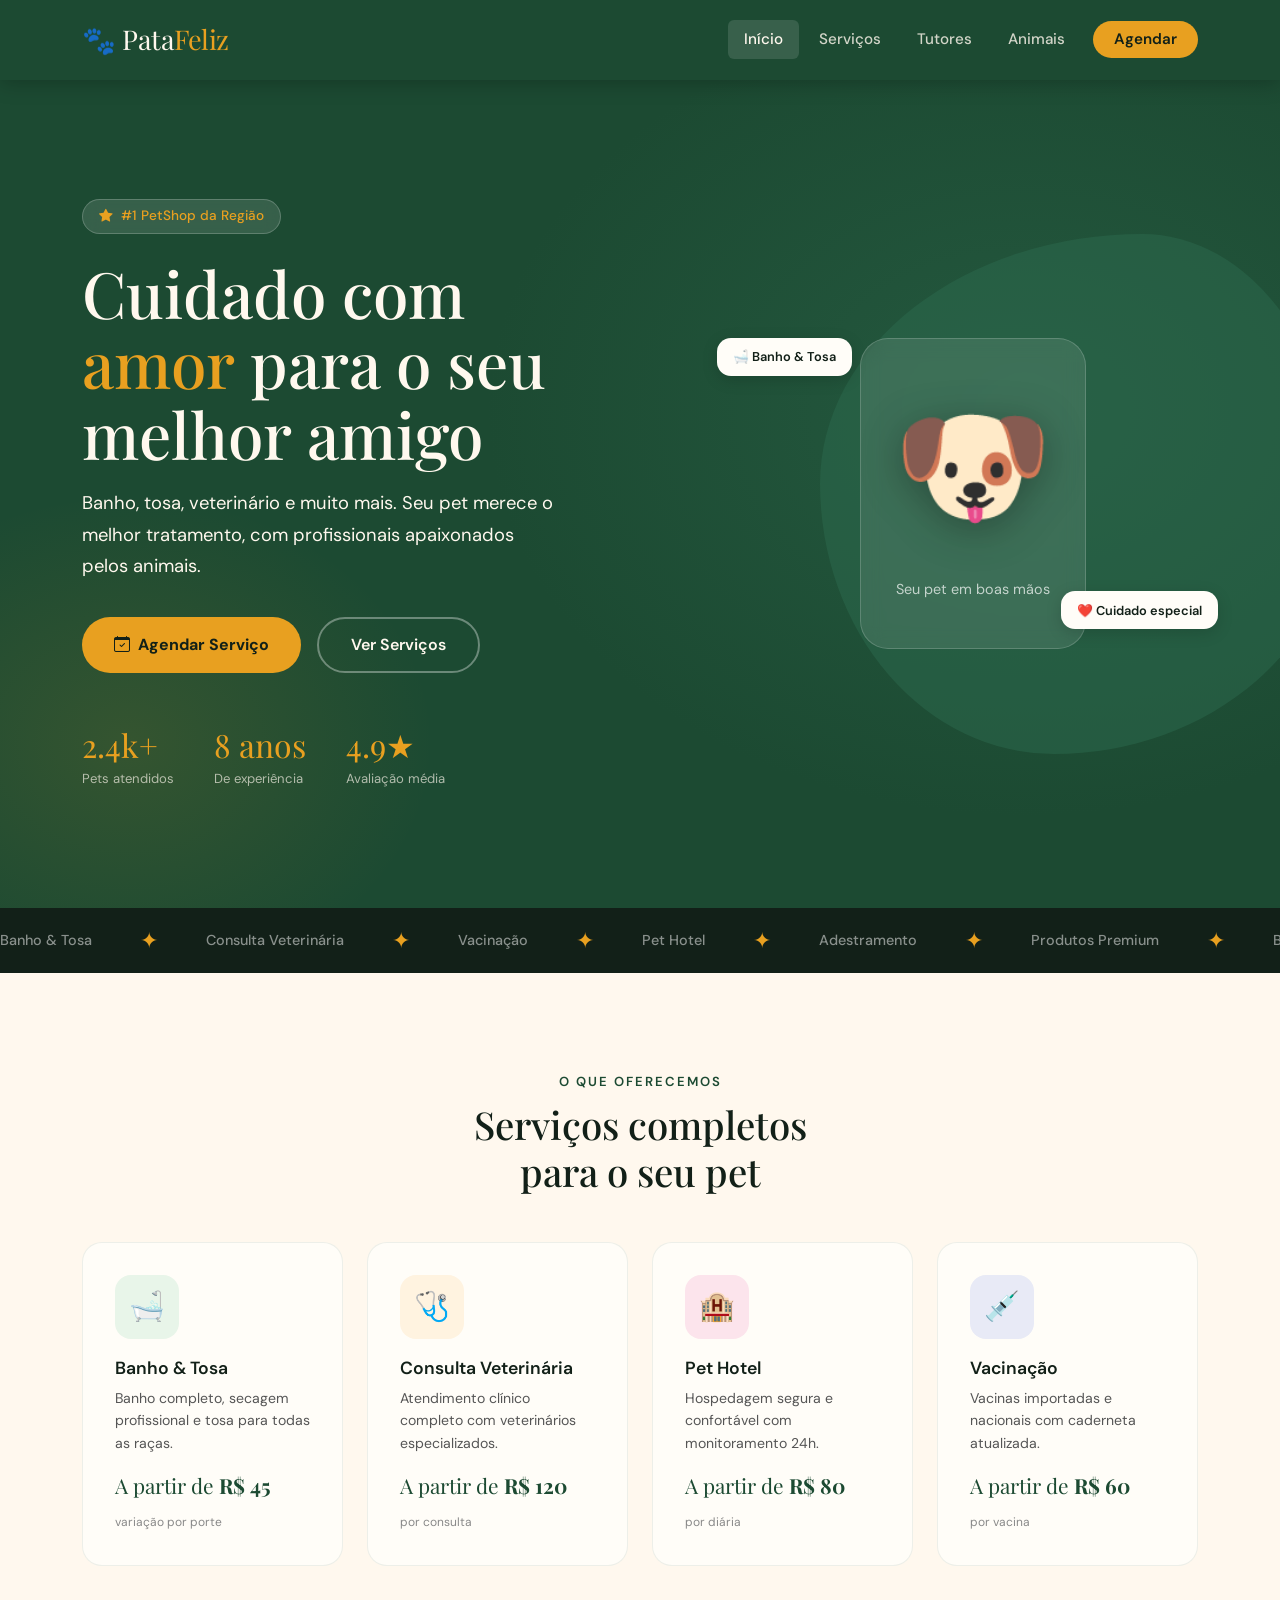
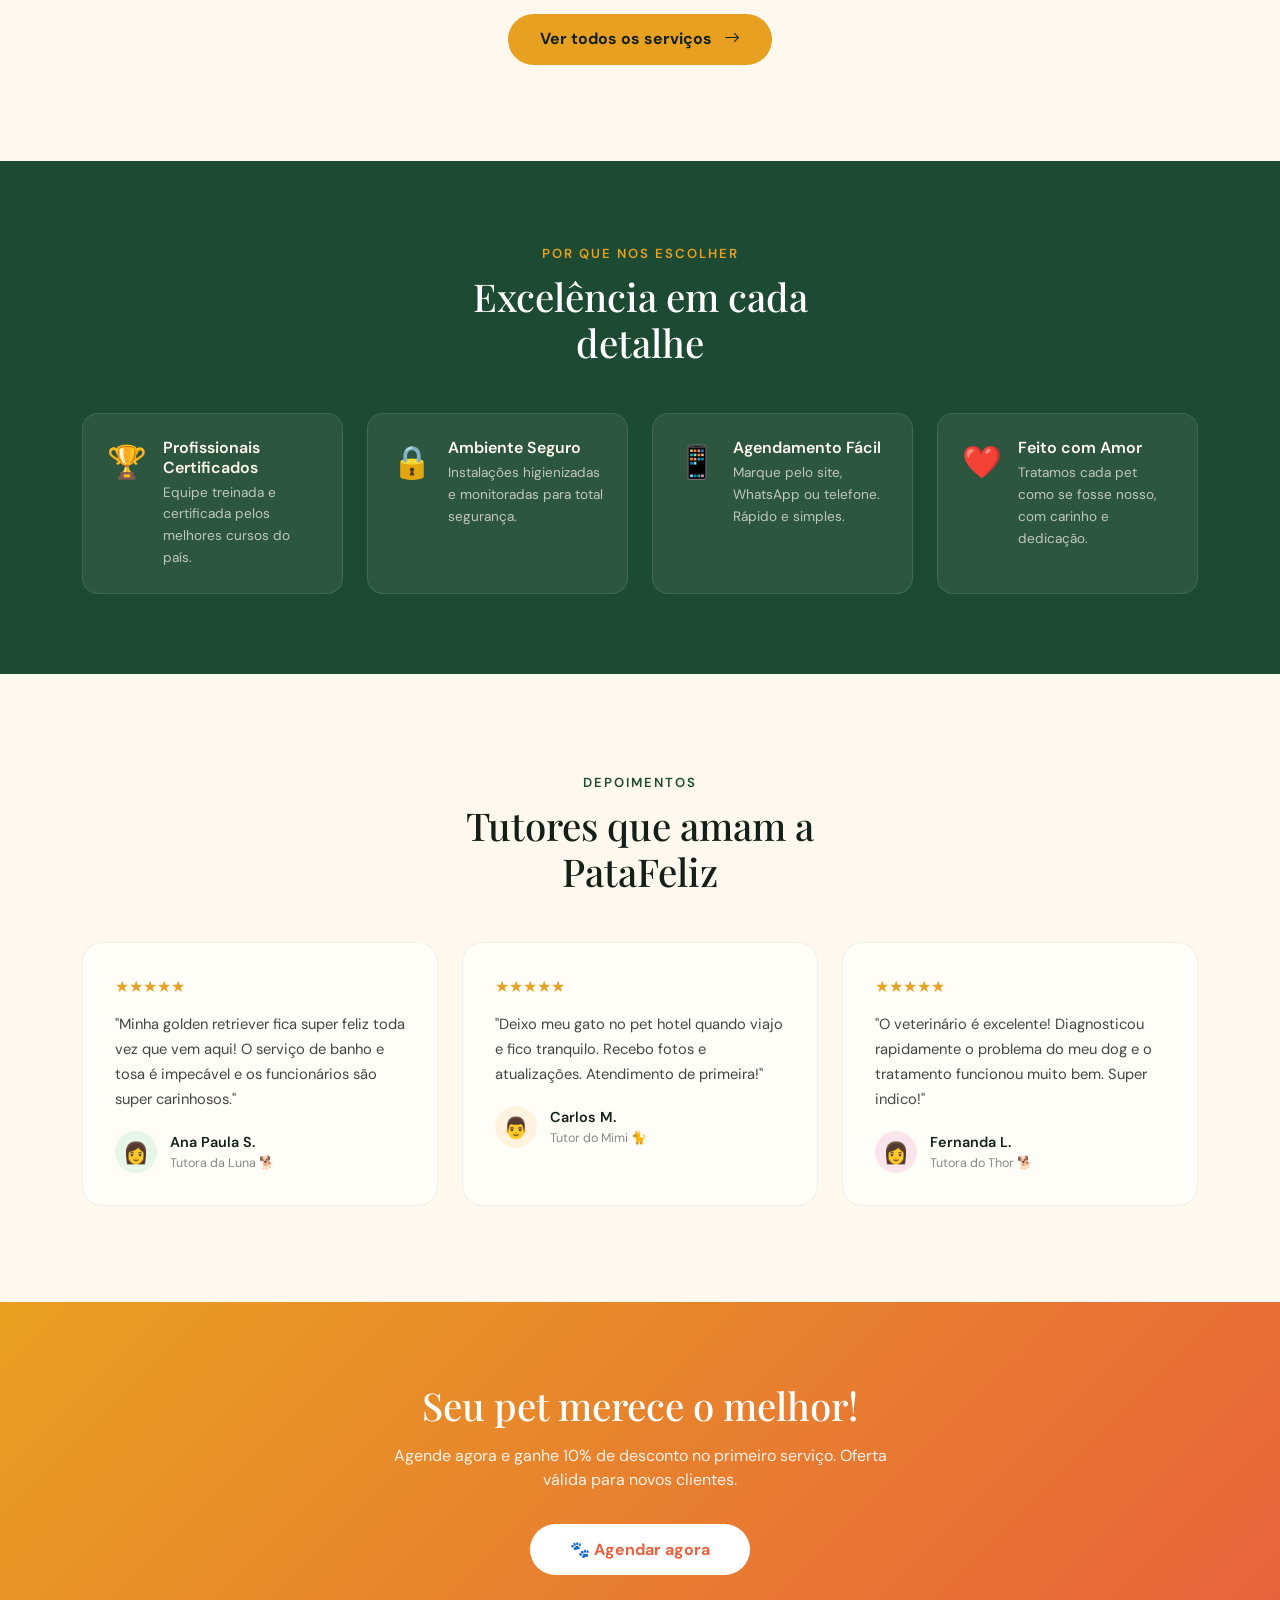
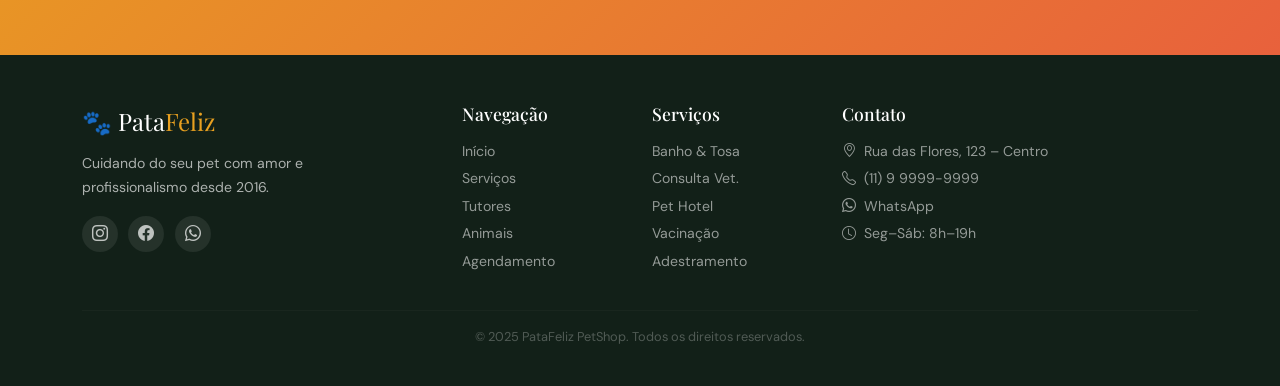
<file: client/pages/index.html>
<!DOCTYPE html>
<html lang="pt-BR">
<head>
  <meta charset="UTF-8" />
  <meta name="viewport" content="width=device-width, initial-scale=1.0"/>
  <title>PataFeliz PetShop</title>
  <link href="https://cdn.jsdelivr.net/npm/bootstrap@5.3.2/dist/css/bootstrap.min.css" rel="stylesheet"/>
  <link href="https://fonts.googleapis.com/css2?family=Playfair+Display:wght@600;700;900&family=DM+Sans:wght@300;400;500;600&display=swap" rel="stylesheet"/>
  <link href="https://cdn.jsdelivr.net/npm/bootstrap-icons@1.11.3/font/bootstrap-icons.min.css" rel="stylesheet"/>
  <link rel="stylesheet" href="../assets/css/index.css">
</head>
<body>

<!-- NAVBAR -->
<nav class="navbar navbar-expand-lg">
  <div class="container">
    <a class="navbar-brand" href="">🐾 Pata<span>Feliz</span></a>
    <button class="navbar-toggler" type="button" data-bs-toggle="collapse" data-bs-target="#navMenu">
      <i class="bi bi-list text-white fs-3"></i>
    </button>
    <div class="collapse navbar-collapse" id="navMenu">
      <ul class="navbar-nav ms-auto align-items-lg-center gap-1">
        <li class="nav-item"><a class="nav-link active" href="">Início</a></li>
        <li class="nav-item"><a class="nav-link" href="servicos">Serviços</a></li>
        <li class="nav-item"><a class="nav-link" href="tutores">Tutores</a></li>
        <li class="nav-item"><a class="nav-link" href="animais">Animais</a></li>
        <li class="nav-item ms-lg-2"><a class="nav-link btn-nav-cta" href="agendamento">Agendar</a></li>
      </ul>
    </div>
  </div>
</nav>

<!-- HERO -->
<section class="hero">
  <div class="hero-blob"></div>
  <i class="bi bi-paw-fill hero-paw p1"></i>
  <i class="bi bi-paw hero-paw p2"></i>
  <div class="container">
    <div class="row align-items-center gy-5">
      <div class="col-lg-6">
        <div class="hero-content">
          <div class="hero-badge"><i class="bi bi-star-fill"></i> #1 PetShop da Região</div>
          <h1 class="hero-title">Cuidado com <em>amor</em> para o seu melhor amigo</h1>
          <p class="hero-sub">Banho, tosa, veterinário e muito mais. Seu pet merece o melhor tratamento, com profissionais apaixonados pelos animais.</p>
          <div class="hero-actions">
            <a href="agendamento" class="btn-primary-hero"><i class="bi bi-calendar-check"></i> Agendar Serviço</a>
            <a href="servicos" class="btn-outline-hero">Ver Serviços</a>
          </div>
          <div class="hero-stats">
            <div class="stat-item">
              <div class="stat-num">2.4k+</div>
              <div class="stat-label">Pets atendidos</div>
            </div>
            <div class="stat-item">
              <div class="stat-num">8 anos</div>
              <div class="stat-label">De experiência</div>
            </div>
            <div class="stat-item">
              <div class="stat-num">4.9★</div>
              <div class="stat-label">Avaliação média</div>
            </div>
          </div>
        </div>
      </div>
      <div class="col-lg-5 offset-lg-1">
        <div class="hero-img-wrap">
          <div class="hero-img-card">
            <div class="hero-pet-icon">🐶</div>
            <p style="color:rgba(255,255,255,.7); margin-top:1rem; font-size:.9rem;">Seu pet em boas mãos</p>
          </div>
          <div class="floating-tag tag1">🛁 Banho & Tosa</div>
          <div class="floating-tag tag2">❤️ Cuidado especial</div>
        </div>
      </div>
    </div>
  </div>
</section>

<!-- STRIP -->
<div class="services-strip">
  <div class="strip-track">
    <span class="strip-item">Banho & Tosa</span><span class="strip-dot">✦</span>
    <span class="strip-item">Consulta Veterinária</span><span class="strip-dot">✦</span>
    <span class="strip-item">Vacinação</span><span class="strip-dot">✦</span>
    <span class="strip-item">Pet Hotel</span><span class="strip-dot">✦</span>
    <span class="strip-item">Adestramento</span><span class="strip-dot">✦</span>
    <span class="strip-item">Produtos Premium</span><span class="strip-dot">✦</span>
    <span class="strip-item">Banho & Tosa</span><span class="strip-dot">✦</span>
    <span class="strip-item">Consulta Veterinária</span><span class="strip-dot">✦</span>
    <span class="strip-item">Vacinação</span><span class="strip-dot">✦</span>
    <span class="strip-item">Pet Hotel</span><span class="strip-dot">✦</span>
    <span class="strip-item">Adestramento</span><span class="strip-dot">✦</span>
    <span class="strip-item">Produtos Premium</span><span class="strip-dot">✦</span>
  </div>
</div>

<!-- SERVICES -->
<section class="section-services">
  <div class="container">
    <div class="text-center mb-5">
      <span class="sec-label">O que oferecemos</span>
      <h2 class="sec-title">Serviços completos<br>para o seu pet</h2>
    </div>
    <div class="row g-4">
      <div class="col-md-6 col-lg-3">
        <a href="agendamento" class="service-card">
          <div class="service-icon" style="background:#E8F5E9">🛁</div>
          <h5>Banho & Tosa</h5>
          <p>Banho completo, secagem profissional e tosa para todas as raças.</p>
          <div class="service-price">A partir de <strong>R$ 45</strong><br><small>variação por porte</small></div>
        </a>
      </div>
      <div class="col-md-6 col-lg-3">
        <a href="agendamento" class="service-card">
          <div class="service-icon" style="background:#FFF3E0">🩺</div>
          <h5>Consulta Veterinária</h5>
          <p>Atendimento clínico completo com veterinários especializados.</p>
          <div class="service-price">A partir de <strong>R$ 120</strong><br><small>por consulta</small></div>
        </a>
      </div>
      <div class="col-md-6 col-lg-3">
        <a href="agendamento" class="service-card">
          <div class="service-icon" style="background:#FCE4EC">🏨</div>
          <h5>Pet Hotel</h5>
          <p>Hospedagem segura e confortável com monitoramento 24h.</p>
          <div class="service-price">A partir de <strong>R$ 80</strong><br><small>por diária</small></div>
        </a>
      </div>
      <div class="col-md-6 col-lg-3">
        <a href="agendamento" class="service-card">
          <div class="service-icon" style="background:#E8EAF6">💉</div>
          <h5>Vacinação</h5>
          <p>Vacinas importadas e nacionais com caderneta atualizada.</p>
          <div class="service-price">A partir de <strong>R$ 60</strong><br><small>por vacina</small></div>
        </a>
      </div>
    </div>
    <div class="text-center mt-5">
      <a href="servicos" class="btn-primary-hero" style="display:inline-flex">Ver todos os serviços <i class="bi bi-arrow-right ms-1"></i></a>
    </div>
  </div>
</section>

<!-- WHY US -->
<section class="section-why">
  <div class="container">
    <div class="text-center mb-5">
      <span class="sec-label" style="color:var(--amber)">Por que nos escolher</span>
      <h2 class="sec-title" style="color:white">Excelência em cada<br>detalhe</h2>
    </div>
    <div class="row g-4">
      <div class="col-md-6 col-lg-3">
        <div class="why-card">
          <div class="why-icon">🏆</div>
          <div>
            <h5>Profissionais Certificados</h5>
            <p>Equipe treinada e certificada pelos melhores cursos do país.</p>
          </div>
        </div>
      </div>
      <div class="col-md-6 col-lg-3">
        <div class="why-card">
          <div class="why-icon">🔒</div>
          <div>
            <h5>Ambiente Seguro</h5>
            <p>Instalações higienizadas e monitoradas para total segurança.</p>
          </div>
        </div>
      </div>
      <div class="col-md-6 col-lg-3">
        <div class="why-card">
          <div class="why-icon">📱</div>
          <div>
            <h5>Agendamento Fácil</h5>
            <p>Marque pelo site, WhatsApp ou telefone. Rápido e simples.</p>
          </div>
        </div>
      </div>
      <div class="col-md-6 col-lg-3">
        <div class="why-card">
          <div class="why-icon">❤️</div>
          <div>
            <h5>Feito com Amor</h5>
            <p>Tratamos cada pet como se fosse nosso, com carinho e dedicação.</p>
          </div>
        </div>
      </div>
    </div>
  </div>
</section>

<!-- TESTIMONIALS -->
<section class="section-testi">
  <div class="container">
    <div class="text-center mb-5">
      <span class="sec-label">Depoimentos</span>
      <h2 class="sec-title">Tutores que amam a<br>PataFeliz</h2>
    </div>
    <div class="row g-4">
      <div class="col-md-4">
        <div class="testi-card">
          <div class="testi-stars">★★★★★</div>
          <p class="testi-text">"Minha golden retriever fica super feliz toda vez que vem aqui! O serviço de banho e tosa é impecável e os funcionários são super carinhosos."</p>
          <div class="testi-author">
            <div class="avatar" style="background:#E8F5E9">👩</div>
            <div><div class="testi-name">Ana Paula S.</div><div class="testi-pet">Tutora da Luna 🐕</div></div>
          </div>
        </div>
      </div>
      <div class="col-md-4">
        <div class="testi-card">
          <div class="testi-stars">★★★★★</div>
          <p class="testi-text">"Deixo meu gato no pet hotel quando viajo e fico tranquilo. Recebo fotos e atualizações. Atendimento de primeira!"</p>
          <div class="testi-author">
            <div class="avatar" style="background:#FFF3E0">👨</div>
            <div><div class="testi-name">Carlos M.</div><div class="testi-pet">Tutor do Mimi 🐈</div></div>
          </div>
        </div>
      </div>
      <div class="col-md-4">
        <div class="testi-card">
          <div class="testi-stars">★★★★★</div>
          <p class="testi-text">"O veterinário é excelente! Diagnosticou rapidamente o problema do meu dog e o tratamento funcionou muito bem. Super indico!"</p>
          <div class="testi-author">
            <div class="avatar" style="background:#FCE4EC">👩</div>
            <div><div class="testi-name">Fernanda L.</div><div class="testi-pet">Tutora do Thor 🐕</div></div>
          </div>
        </div>
      </div>
    </div>
  </div>
</section>

<!-- CTA -->
<section class="section-cta">
  <div class="container">
    <h2 class="sec-title">Seu pet merece o melhor!</h2>
    <p>Agende agora e ganhe 10% de desconto no primeiro serviço. Oferta válida para novos clientes.</p>
    <a href="agendamento" class="btn-cta-white">🐾 Agendar agora</a>
  </div>
</section>

<!-- FOOTER -->
<footer>
  <div class="container">
    <div class="row gy-4">
      <div class="col-lg-4">
        <div class="footer-brand">🐾 Pata<span>Feliz</span></div>
        <p style="font-size:.88rem; margin-top:.8rem; max-width:280px; line-height:1.7">Cuidando do seu pet com amor e profissionalismo desde 2016.</p>
        <div class="mt-3">
          <a href="#" class="social-btn"><i class="bi bi-instagram"></i></a>
          <a href="#" class="social-btn"><i class="bi bi-facebook"></i></a>
          <a href="#" class="social-btn"><i class="bi bi-whatsapp"></i></a>
        </div>
      </div>
      <div class="col-6 col-lg-2">
        <h6>Navegação</h6>
        <a href="/">Início</a>
        <a href="servicos">Serviços</a>
        <a href="tutores">Tutores</a>
        <a href="animais">Animais</a>
        <a href="agendamento">Agendamento</a>
      </div>
      <div class="col-6 col-lg-2">
        <h6>Serviços</h6>
        <a href="#">Banho & Tosa</a>
        <a href="#">Consulta Vet.</a>
        <a href="#">Pet Hotel</a>
        <a href="#">Vacinação</a>
        <a href="#">Adestramento</a>
      </div>
      <div class="col-lg-3">
        <h6>Contato</h6>
        <a href="#"><i class="bi bi-geo-alt me-1"></i> Rua das Flores, 123 – Centro</a>
        <a href="#"><i class="bi bi-telephone me-1"></i> (11) 9 9999-9999</a>
        <a href="#"><i class="bi bi-whatsapp me-1"></i> WhatsApp</a>
        <a href="#"><i class="bi bi-clock me-1"></i> Seg–Sáb: 8h–19h</a>
      </div>
    </div>
    <hr class="footer-divider">
    <p class="footer-copy text-center">© 2025 PataFeliz PetShop. Todos os direitos reservados.</p>
  </div>
</footer>

<script src="https://cdn.jsdelivr.net/npm/bootstrap@5.3.2/dist/js/bootstrap.bundle.min.js"></script>
</body>
</html>
</file>
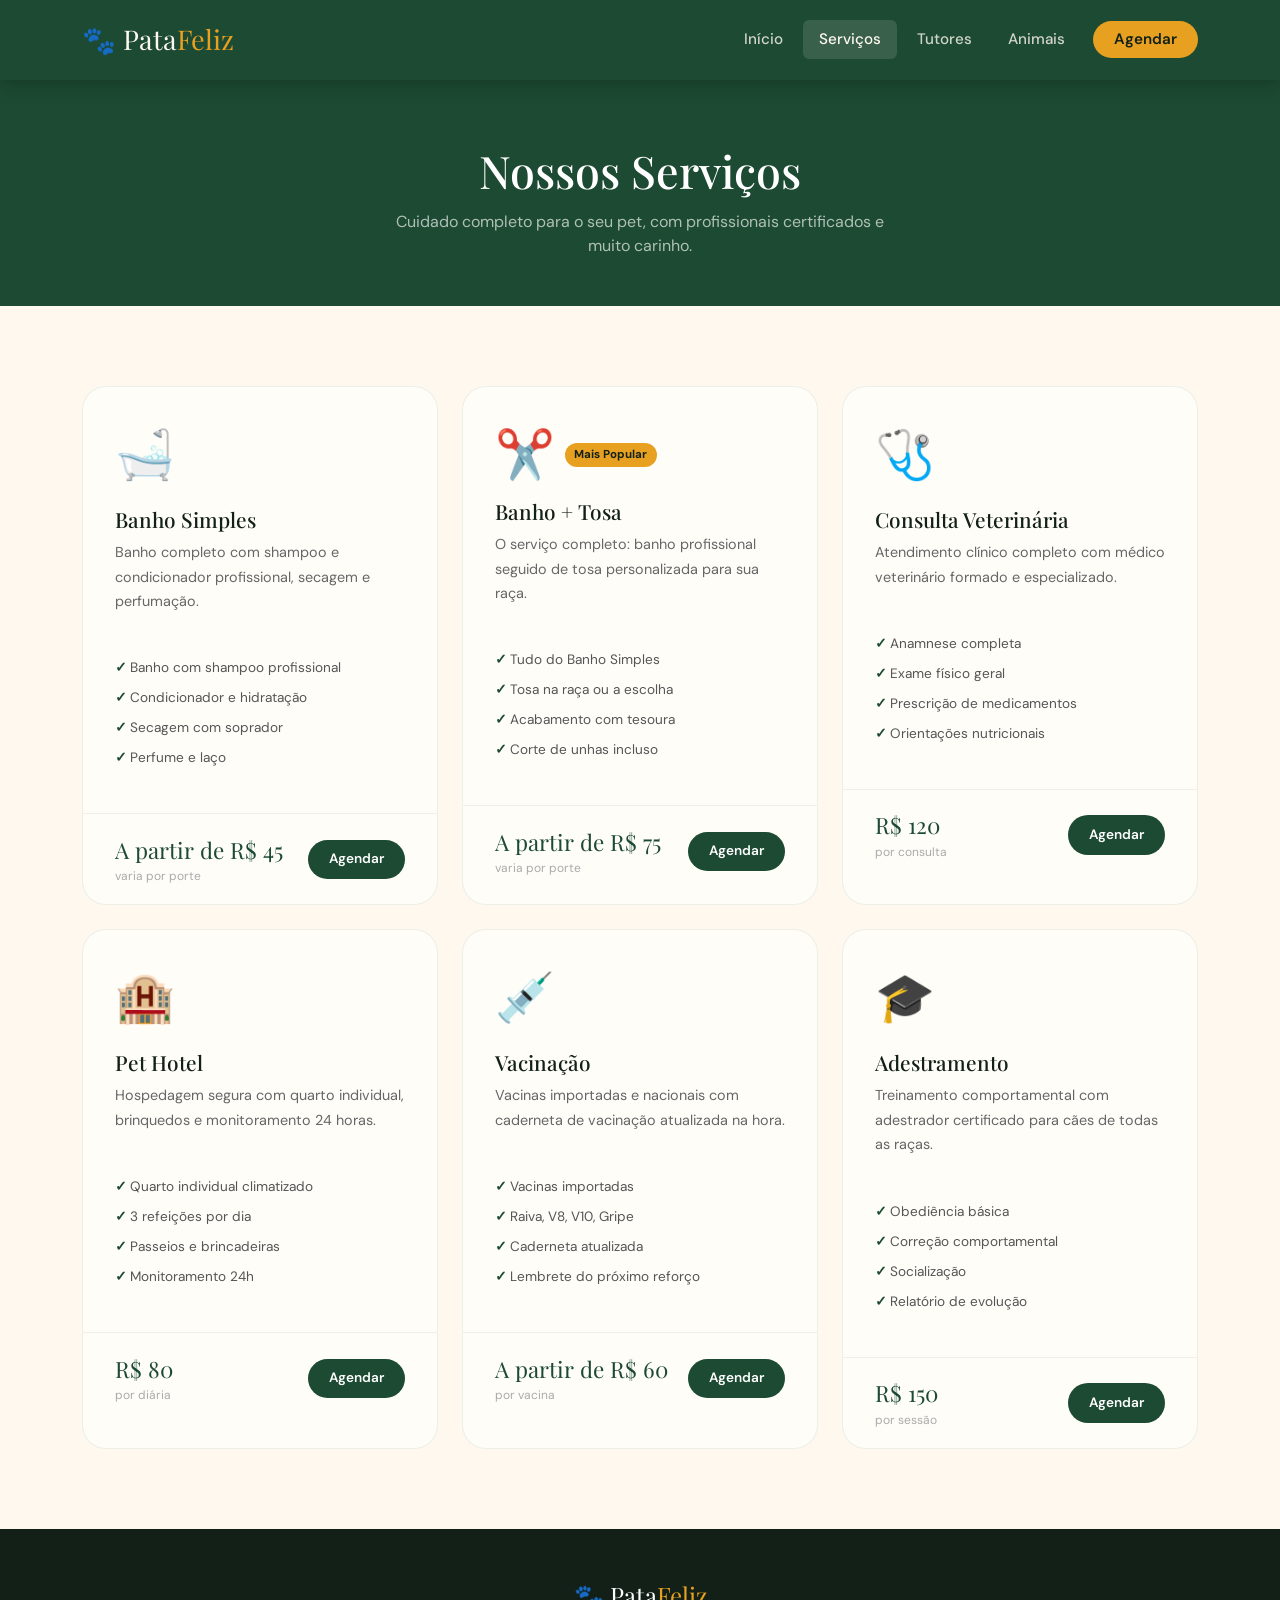
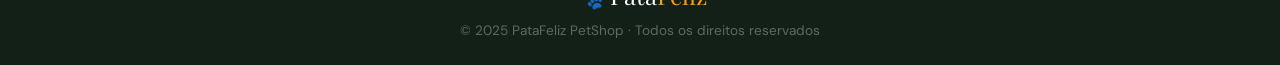
<file: client/pages/service.html>
<!DOCTYPE html>
<html lang="pt-BR">
<head>
  <meta charset="UTF-8" />
  <meta name="viewport" content="width=device-width, initial-scale=1.0"/>
  <title>Serviços – PataFeliz</title>
  <link href="https://cdn.jsdelivr.net/npm/bootstrap@5.3.2/dist/css/bootstrap.min.css" rel="stylesheet"/>
  <link href="https://fonts.googleapis.com/css2?family=Playfair+Display:wght@600;700&family=DM+Sans:wght@300;400;500;600&display=swap" rel="stylesheet"/>
  <link href="https://cdn.jsdelivr.net/npm/bootstrap-icons@1.11.3/font/bootstrap-icons.min.css" rel="stylesheet"/>
  <link rel="stylesheet" href="../assets/css/services.css">
</head>
<body>
<nav class="navbar navbar-expand-lg">
  <div class="container">
    <a class="navbar-brand" href="/">🐾 Pata<span>Feliz</span></a>
    <button class="navbar-toggler" type="button" data-bs-toggle="collapse" data-bs-target="#navMenu">
      <i class="bi bi-list text-white fs-3"></i>
    </button>
    <div class="collapse navbar-collapse" id="navMenu">
      <ul class="navbar-nav ms-auto align-items-lg-center gap-1">
        <li class="nav-item"><a class="nav-link" href="/">Início</a></li>
        <li class="nav-item"><a class="nav-link active" href="servicos">Serviços</a></li>
        <li class="nav-item"><a class="nav-link" href="tutores">Tutores</a></li>
        <li class="nav-item"><a class="nav-link" href="animais">Animais</a></li>
        <li class="nav-item ms-lg-2"><a class="nav-link btn-nav-cta" href="agendamento">Agendar</a></li>
      </ul>
    </div>
  </div>
</nav>

<div class="page-header">
  <div class="container">
    <h1>Nossos Serviços</h1>
    <p>Cuidado completo para o seu pet, com profissionais certificados e muito carinho.</p>
  </div>
</div>

<section class="services-section">
  <div class="container">
    <div class="row g-4">
      <div class="col-md-6 col-lg-4">
        <div class="service-card-full">
          <div class="service-card-header">
            <div class="service-icon-big">🛁</div>
            <h4>Banho Simples</h4>
            <p>Banho completo com shampoo e condicionador profissional, secagem e perfumação.</p>
          </div>
          <ul class="includes-list">
            <li>Banho com shampoo profissional</li>
            <li>Condicionador e hidratação</li>
            <li>Secagem com soprador</li>
            <li>Perfume e laço</li>
          </ul>
          <div class="service-card-footer">
            <div class="price-tag">A partir de R$ 45<small>varia por porte</small></div>
            <a href="agendamento" class="btn-agendar">Agendar</a>
          </div>
        </div>
      </div>
      <div class="col-md-6 col-lg-4">
        <div class="service-card-full">
          <div class="service-card-header">
            <div style="display:flex; align-items:center; gap:.6rem; margin-bottom:.5rem">
              <div class="service-icon-big" style="margin:0">✂️</div>
              <span class="tag-destaque">Mais Popular</span>
            </div>
            <h4>Banho + Tosa</h4>
            <p>O serviço completo: banho profissional seguido de tosa personalizada para sua raça.</p>
          </div>
          <ul class="includes-list">
            <li>Tudo do Banho Simples</li>
            <li>Tosa na raça ou a escolha</li>
            <li>Acabamento com tesoura</li>
            <li>Corte de unhas incluso</li>
          </ul>
          <div class="service-card-footer">
            <div class="price-tag">A partir de R$ 75<small>varia por porte</small></div>
            <a href="agendamento" class="btn-agendar">Agendar</a>
          </div>
        </div>
      </div>
      <div class="col-md-6 col-lg-4">
        <div class="service-card-full">
          <div class="service-card-header">
            <div class="service-icon-big">🩺</div>
            <h4>Consulta Veterinária</h4>
            <p>Atendimento clínico completo com médico veterinário formado e especializado.</p>
          </div>
          <ul class="includes-list">
            <li>Anamnese completa</li>
            <li>Exame físico geral</li>
            <li>Prescrição de medicamentos</li>
            <li>Orientações nutricionais</li>
          </ul>
          <div class="service-card-footer">
            <div class="price-tag">R$ 120<small>por consulta</small></div>
            <a href="agendamento" class="btn-agendar">Agendar</a>
          </div>
        </div>
      </div>
      <div class="col-md-6 col-lg-4">
        <div class="service-card-full">
          <div class="service-card-header">
            <div class="service-icon-big">🏨</div>
            <h4>Pet Hotel</h4>
            <p>Hospedagem segura com quarto individual, brinquedos e monitoramento 24 horas.</p>
          </div>
          <ul class="includes-list">
            <li>Quarto individual climatizado</li>
            <li>3 refeições por dia</li>
            <li>Passeios e brincadeiras</li>
            <li>Monitoramento 24h</li>
          </ul>
          <div class="service-card-footer">
            <div class="price-tag">R$ 80<small>por diária</small></div>
            <a href="agendamento" class="btn-agendar">Agendar</a>
          </div>
        </div>
      </div>
      <div class="col-md-6 col-lg-4">
        <div class="service-card-full">
          <div class="service-card-header">
            <div class="service-icon-big">💉</div>
            <h4>Vacinação</h4>
            <p>Vacinas importadas e nacionais com caderneta de vacinação atualizada na hora.</p>
          </div>
          <ul class="includes-list">
            <li>Vacinas importadas</li>
            <li>Raiva, V8, V10, Gripe</li>
            <li>Caderneta atualizada</li>
            <li>Lembrete do próximo reforço</li>
          </ul>
          <div class="service-card-footer">
            <div class="price-tag">A partir de R$ 60<small>por vacina</small></div>
            <a href="agendamento" class="btn-agendar">Agendar</a>
          </div>
        </div>
      </div>
      <div class="col-md-6 col-lg-4">
        <div class="service-card-full">
          <div class="service-card-header">
            <div class="service-icon-big">🎓</div>
            <h4>Adestramento</h4>
            <p>Treinamento comportamental com adestrador certificado para cães de todas as raças.</p>
          </div>
          <ul class="includes-list">
            <li>Obediência básica</li>
            <li>Correção comportamental</li>
            <li>Socialização</li>
            <li>Relatório de evolução</li>
          </ul>
          <div class="service-card-footer">
            <div class="price-tag">R$ 150<small>por sessão</small></div>
            <a href="agendamento" class="btn-agendar">Agendar</a>
          </div>
        </div>
      </div>
    </div>
  </div>
</section>

<footer>
  <div class="container">
    <div class="footer-brand">🐾 Pata<span>Feliz</span></div>
    <p>© 2025 PataFeliz PetShop · Todos os direitos reservados</p>
  </div>
</footer>

<script src="https://cdn.jsdelivr.net/npm/bootstrap@5.3.2/dist/js/bootstrap.bundle.min.js"></script>
</body>
</html>
</file>
<file: client/assets/css/index.css>
:root {
    --cream:    #FFF8EE;
    --green:    #1C4A32;
    --green-lt: #2D6A4F;
    --amber:    #E8A020;
    --coral:    #E8613C;
    --tan:      #C8A97A;
    --dark:     #122018;
    --card-bg:  #FFFDF8;
}

* { box-sizing: border-box; margin: 0; padding: 0; }

body {
    font-family: 'DM Sans', sans-serif;
    background: var(--cream);
    color: var(--dark);
    overflow-x: hidden;
}

h1,h2,h3,h4 { font-family: 'Playfair Display', serif; }

/* ── NAVBAR ── */
.navbar {
    background: var(--green);
    padding: 0.9rem 2rem;
    position: sticky;
    top: 0;
    z-index: 999;
    box-shadow: 0 2px 20px rgba(0,0,0,.25);
}
.navbar-brand {
    font-family: 'Playfair Display', serif;
    font-size: 1.7rem;
    color: var(--cream) !important;
    letter-spacing: -0.5px;
}
.navbar-brand span { color: var(--amber); }
.nav-link {
    color: rgba(255,248,238,.8) !important;
    font-weight: 500;
    font-size: .95rem;
    padding: .5rem 1rem !important;
    border-radius: 6px;
    transition: all .2s;
}
.nav-link:hover, .nav-link.active {
    color: var(--cream) !important;
    background: rgba(255,255,255,.12);
}
.btn-nav-cta {
    background: var(--amber);
    color: var(--dark) !important;
    font-weight: 600;
    border-radius: 50px;
    padding: .45rem 1.3rem !important;
}
.btn-nav-cta:hover { background: #f0b030; }

/* ── HERO ── */
.hero {
    min-height: 92vh;
    background: var(--green);
    display: flex;
    align-items: center;
    position: relative;
    overflow: hidden;
}
.hero::before {
    content: '';
    position: absolute;
    inset: 0;
    background:
    radial-gradient(ellipse 60% 70% at 80% 40%, rgba(46,107,79,.45) 0%, transparent 70%),
    radial-gradient(ellipse 40% 50% at 10% 80%, rgba(232,160,32,.12) 0%, transparent 60%);
}
.hero-blob {
    position: absolute;
    right: -60px;
    top: 50%;
    transform: translateY(-50%);
    width: 520px;
    height: 520px;
    background: var(--green-lt);
    border-radius: 62% 38% 55% 45% / 48% 52% 48% 52%;
    opacity: .5;
    animation: blobFloat 6s ease-in-out infinite;
}
@keyframes blobFloat {
    0%,100% { border-radius: 62% 38% 55% 45% / 48% 52% 48% 52%; transform: translateY(-50%) scale(1); }
    50%      { border-radius: 44% 56% 38% 62% / 60% 40% 60% 40%; transform: translateY(-52%) scale(1.03); }
}
.hero-paw {
    position: absolute;
    opacity: .06;
    font-size: 10rem;
    color: #fff;
}
.hero-paw.p1 { top: 8%;  left: 5%;  transform: rotate(-20deg); }
.hero-paw.p2 { bottom: 10%; right: 8%; transform: rotate(15deg); font-size: 6rem; }

.hero-content { position: relative; z-index: 2; color: var(--cream); }
.hero-badge {
    display: inline-flex; align-items: center; gap: .5rem;
    background: rgba(255,255,255,.12);
    border: 1px solid rgba(255,255,255,.2);
    backdrop-filter: blur(8px);
    padding: .4rem 1rem;
    border-radius: 50px;
    font-size: .85rem;
    font-weight: 500;
    margin-bottom: 1.5rem;
    color: var(--amber);
    animation: fadeSlideUp .7s ease both;
}
.hero-title {
    font-size: clamp(2.8rem, 5vw, 4.2rem);
    line-height: 1.1;
    margin-bottom: 1.2rem;
    animation: fadeSlideUp .7s .15s ease both;
}
.hero-title em { color: var(--amber); font-style: normal; }
.hero-sub {
    font-size: 1.15rem;
    opacity: .8;
    max-width: 480px;
    line-height: 1.7;
    margin-bottom: 2.2rem;
    animation: fadeSlideUp .7s .3s ease both;
}
.hero-actions {
    display: flex; gap: 1rem; flex-wrap: wrap;
    animation: fadeSlideUp .7s .45s ease both;
}
.btn-primary-hero {
    background: var(--amber);
    color: var(--dark);
    font-weight: 700;
    padding: .85rem 2rem;
    border-radius: 50px;
    border: none;
    font-size: 1rem;
    cursor: pointer;
    transition: all .25s;
    text-decoration: none;
    display: inline-flex; align-items: center; gap: .5rem;
}
.btn-primary-hero:hover { background: #f0b030; transform: translateY(-2px); box-shadow: 0 8px 24px rgba(232,160,32,.4); }
.btn-outline-hero {
    background: transparent;
    color: var(--cream);
    font-weight: 600;
    padding: .85rem 2rem;
    border-radius: 50px;
    border: 2px solid rgba(255,255,255,.35);
    font-size: 1rem;
    cursor: pointer;
    transition: all .25s;
    text-decoration: none;
}
.btn-outline-hero:hover { border-color: rgba(255,255,255,.7); background: rgba(255,255,255,.08); color: var(--cream); }
.hero-stats {
    display: flex; gap: 2.5rem; margin-top: 3rem;
    animation: fadeSlideUp .7s .6s ease both;
}
.stat-item { }
.stat-num { font-family: 'Playfair Display', serif; font-size: 2rem; color: var(--amber); }
.stat-label { font-size: .82rem; opacity: .65; }

/* Hero image side */
.hero-img-wrap {
    position: relative; z-index: 2;
    display: flex; justify-content: center; align-items: center;
}
.hero-img-card {
    background: rgba(255,255,255,.1);
    border: 1px solid rgba(255,255,255,.18);
    backdrop-filter: blur(10px);
    border-radius: 28px;
    padding: 2rem;
    text-align: center;
    animation: fadeSlideUp .8s .2s ease both;
}
.hero-pet-icon { font-size: 8rem; filter: drop-shadow(0 8px 20px rgba(0,0,0,.3)); }
.floating-tag {
    position: absolute;
    background: var(--card-bg);
    border-radius: 14px;
    padding: .6rem 1rem;
    font-size: .8rem;
    font-weight: 600;
    color: var(--dark);
    box-shadow: 0 4px 16px rgba(0,0,0,.15);
    display: flex; align-items: center; gap: .4rem;
    animation: float 3s ease-in-out infinite;
}
.tag1 { top: 0;   left: -30px; animation-delay: 0s; }
.tag2 { bottom: 20px; right: -20px; animation-delay: 1.5s; }
@keyframes float { 0%,100% { transform: translateY(0); } 50% { transform: translateY(-8px); } }

@keyframes fadeSlideUp {
    from { opacity: 0; transform: translateY(24px); }
    to   { opacity: 1; transform: translateY(0); }
}

/* ── SERVICES STRIP ── */
.services-strip {
    background: var(--dark);
    padding: 1rem 0;
    overflow: hidden;
}
.strip-track {
    display: flex; gap: 3rem; align-items: center;
    animation: scroll-left 20s linear infinite;
    white-space: nowrap;
}
.strip-item { color: rgba(255,255,255,.5); font-size: .9rem; font-weight: 500; flex-shrink: 0; }
.strip-dot { color: var(--amber); font-size: 1.4rem; flex-shrink: 0; }
@keyframes scroll-left { from { transform: translateX(0); } to { transform: translateX(-50%); } }

/* ── SECTION TITLES ── */
.sec-label {
    display: inline-block;
    color: var(--green);
    font-weight: 600;
    font-size: .82rem;
    letter-spacing: 2px;
    text-transform: uppercase;
    margin-bottom: .6rem;
}
.sec-title { font-size: clamp(1.9rem, 3vw, 2.6rem); line-height: 1.2; }

/* ── SERVICES SECTION ── */
.section-services { padding: 6rem 0; }
.service-card {
    background: var(--card-bg);
    border-radius: 20px;
    padding: 2rem;
    border: 1px solid rgba(28,74,50,.08);
    transition: all .3s;
    height: 100%;
    cursor: pointer;
    text-decoration: none;
    color: inherit;
    display: block;
}
.service-card:hover {
    transform: translateY(-6px);
    box-shadow: 0 16px 40px rgba(28,74,50,.12);
    border-color: var(--green);
    color: inherit;
}
.service-icon {
    width: 64px; height: 64px;
    border-radius: 16px;
    display: flex; align-items: center; justify-content: center;
    font-size: 1.8rem;
    margin-bottom: 1.2rem;
}
.service-card h5 { font-size: 1.1rem; font-weight: 600; margin-bottom: .5rem; }
.service-card p  { font-size: .88rem; color: #555; line-height: 1.6; margin: 0; }
.service-price {
    margin-top: 1rem;
    font-family: 'Playfair Display', serif;
    font-size: 1.3rem;
    color: var(--green);
}
.service-price small { font-family: 'DM Sans', sans-serif; font-size: .75rem; color: #888; }

/* ── WHY US ── */
.section-why { padding: 5rem 0; background: var(--green); color: var(--cream); }
.why-card {
    display: flex; gap: 1rem; align-items: flex-start;
    padding: 1.5rem;
    background: rgba(255,255,255,.07);
    border: 1px solid rgba(255,255,255,.1);
    border-radius: 16px;
    height: 100%;
}
.why-icon { font-size: 2rem; flex-shrink: 0; }
.why-card h5 { font-size: 1rem; font-weight: 600; margin-bottom: .3rem; }
.why-card p  { font-size: .85rem; opacity: .7; margin: 0; line-height: 1.6; }

/* ── TESTIMONIALS ── */
.section-testi { padding: 6rem 0; }
.testi-card {
    background: var(--card-bg);
    border-radius: 20px;
    padding: 2rem;
    border: 1px solid rgba(28,74,50,.08);
    height: 100%;
}
.testi-stars { color: var(--amber); margin-bottom: .8rem; }
.testi-text { font-size: .92rem; line-height: 1.7; color: #444; margin-bottom: 1.2rem; }
.testi-author { display: flex; align-items: center; gap: .8rem; }
.avatar { width: 42px; height: 42px; border-radius: 50%; display: flex; align-items: center; justify-content: center; font-size: 1.3rem; }
.testi-name { font-weight: 600; font-size: .9rem; }
.testi-pet  { font-size: .78rem; color: #888; }

/* ── CTA BANNER ── */
.section-cta {
    padding: 5rem 0;
    background: linear-gradient(135deg, var(--amber) 0%, var(--coral) 100%);
    text-align: center;
    color: white;
}
.section-cta h2 { color: white; margin-bottom: 1rem; }
.section-cta p { opacity: .9; max-width: 500px; margin: 0 auto 2rem; }
.btn-cta-white {
    background: white;
    color: var(--coral);
    font-weight: 700;
    padding: .85rem 2.5rem;
    border-radius: 50px;
    border: none;
    font-size: 1rem;
    cursor: pointer;
    transition: all .25s;
    text-decoration: none;
    display: inline-block;
}
.btn-cta-white:hover { transform: translateY(-2px); box-shadow: 0 8px 24px rgba(0,0,0,.2); color: var(--coral); }

/* ── FOOTER ── */
footer {
    background: var(--dark);
    color: rgba(255,255,255,.65);
    padding: 3rem 0 1.5rem;
}
footer h6 { color: white; font-family: 'Playfair Display', serif; font-size: 1.1rem; margin-bottom: 1rem; }
footer a { color: rgba(255,255,255,.55); text-decoration: none; font-size: .88rem; display: block; margin-bottom: .4rem; transition: color .2s; }
footer a:hover { color: var(--amber); }
.footer-brand { font-family: 'Playfair Display', serif; font-size: 1.5rem; color: white; }
.footer-brand span { color: var(--amber); }
.footer-divider { border-color: rgba(255,255,255,.1); margin: 2rem 0 1rem; }
.footer-copy { font-size: .8rem; opacity: .4; }
.social-btn {
    display: inline-flex; align-items: center; justify-content: center;
    width: 36px; height: 36px;
    border-radius: 50%;
    background: rgba(255,255,255,.08);
    color: rgba(255,255,255,.7);
    font-size: 1rem;
    transition: all .2s;
    margin-right: .4rem;
    text-decoration: none;
}
.social-btn:hover { background: var(--amber); color: var(--dark); }

/* ── Responsive ── */
@media (max-width: 768px) {
    .hero { min-height: auto; padding: 5rem 0 3rem; }
    .hero-img-wrap { margin-top: 3rem; }
    .hero-stats { gap: 1.5rem; }
}
</file>
<file: client/assets/css/services.css>
:root { --cream:#FFF8EE; --green:#1C4A32; --green-lt:#2D6A4F; --amber:#E8A020; --coral:#E8613C; --dark:#122018; --card-bg:#FFFDF8; }
* { box-sizing: border-box; }
body { font-family: 'DM Sans', sans-serif; background: var(--cream); color: var(--dark); }
h1,h2,h3,h4,h5 { font-family: 'Playfair Display', serif; }
.navbar { background: var(--green); padding: .9rem 2rem; position: sticky; top: 0; z-index: 999; box-shadow: 0 2px 20px rgba(0,0,0,.25); }
.navbar-brand { font-family: 'Playfair Display', serif; font-size: 1.7rem; color: var(--cream) !important; }
.navbar-brand span { color: var(--amber); }
.nav-link { color: rgba(255,248,238,.8) !important; font-weight: 500; font-size: .95rem; padding: .5rem 1rem !important; border-radius: 6px; transition: all .2s; }
.nav-link:hover, .nav-link.active { color: var(--cream) !important; background: rgba(255,255,255,.12); }
.btn-nav-cta { background: var(--amber); color: var(--dark) !important; font-weight: 600; border-radius: 50px; padding: .45rem 1.3rem !important; }

.page-header { background: var(--green); padding: 4rem 0 3rem; color: white; text-align: center; }
.page-header h1 { font-size: 2.8rem; color: white; margin-bottom: .8rem; }
.page-header p { color: rgba(255,255,255,.65); max-width: 500px; margin: 0 auto; }

.services-section { padding: 5rem 0; }
.service-card-full {
    background: var(--card-bg);
    border-radius: 24px;
    overflow: hidden;
    border: 1px solid rgba(28,74,50,.08);
    transition: all .3s;
    height: 100%;
}
.service-card-full:hover { transform: translateY(-5px); box-shadow: 0 16px 40px rgba(28,74,50,.12); }
.service-card-header { padding: 2rem 2rem 1.5rem; }
.service-icon-big { font-size: 3rem; margin-bottom: 1rem; }
.service-card-full h4 { font-size: 1.3rem; margin-bottom: .5rem; }
.service-card-full p { color: #666; font-size: .9rem; line-height: 1.7; }
.service-card-footer { padding: 1.2rem 2rem; border-top: 1px solid rgba(28,74,50,.07); display: flex; align-items: center; justify-content: space-between; }
.price-tag { font-family: 'Playfair Display', serif; font-size: 1.4rem; color: var(--green); }
.price-tag small { font-family: 'DM Sans', sans-serif; font-size: .75rem; color: #aaa; display: block; }
.btn-agendar { background: var(--green); color: white; border: none; padding: .6rem 1.3rem; border-radius: 50px; font-weight: 600; font-size: .85rem; cursor: pointer; text-decoration: none; transition: all .2s; }
.btn-agendar:hover { background: var(--green-lt); color: white; }
.includes-list { padding: 0 2rem 1.5rem; list-style: none; }
.includes-list li { font-size: .85rem; color: #555; padding: .3rem 0; }
.includes-list li::before { content: '✓ '; color: var(--green); font-weight: 700; }
.tag-destaque { background: var(--amber); color: var(--dark); font-size: .72rem; font-weight: 700; padding: .2rem .6rem; border-radius: 50px; }

footer { background: var(--dark); color: rgba(255,255,255,.65); padding: 3rem 0 1.5rem; text-align: center; }
footer p { font-size: .85rem; opacity: .5; margin: 0; }
.footer-brand { font-family: 'Playfair Display', serif; font-size: 1.5rem; color: white; margin-bottom: .5rem; }
.footer-brand span { color: var(--amber); }
</file>
